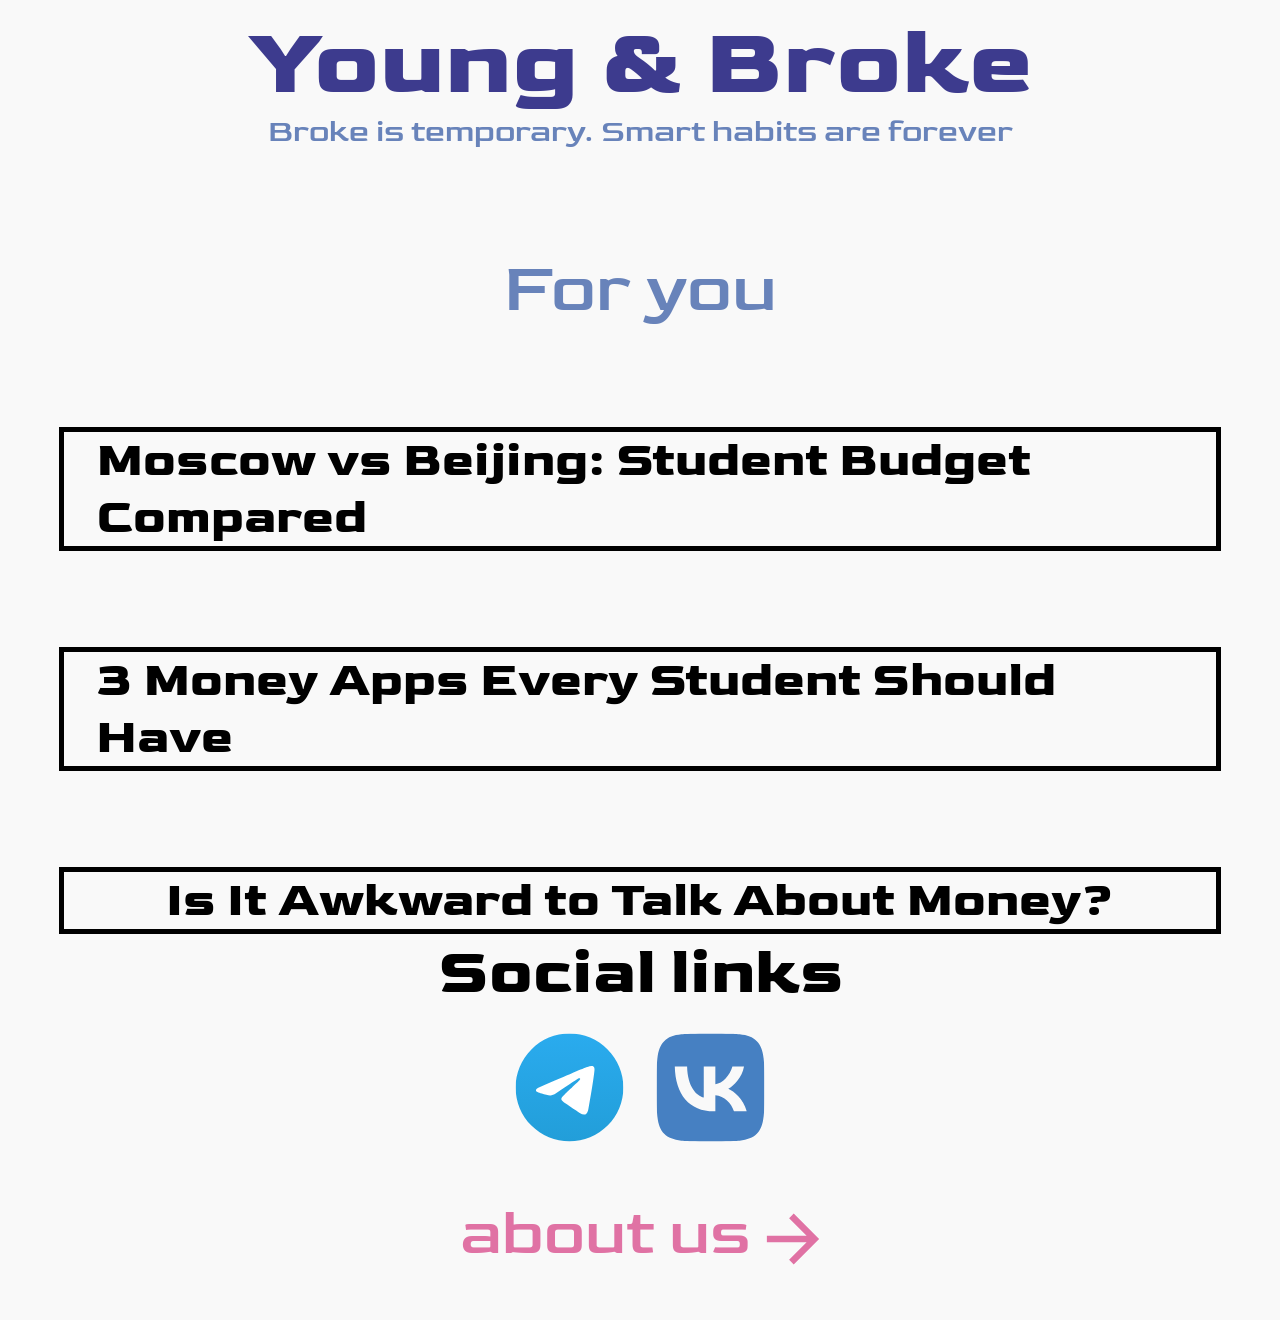
<file: index.html>
<!DOCTYPE html>
<html lang="en">
<head>
    <meta charset="UTF-8">
    <title>Young & Broke</title>
    <link rel="stylesheet" href="style.css">
    <link rel="preconnect" href="https://fonts.googleapis.com">
    <link rel="preconnect" href="https://fonts.gstatic.com" crossorigin>
    <link href="https://fonts.googleapis.com/css2?family=Goldman:wght@400;700&display=swap" rel="stylesheet">
    <script src="./index.js" defer></script>

</head>
<body>
<header>
    <svg id="back-btn" class="back-btn" width="56" height="56" viewBox="0 0 56 56" fill="none" xmlns="http://www.w3.org/2000/svg">
        <path d="M37.7348 25.6667L25.2188 13.1507L28.5182 9.85132L46.6668 28L28.5182 46.1486L25.2188 42.8493L37.7348 30.3333H9.3335V25.6667H37.7348Z" fill="black"/>
    </svg>

    <h1 id="yab" class="">Young & Broke</h1>
</header>
  <div class="first-page">
    <div class="cite" id="cite">
      <p>Broke is temporary. Smart habits are forever</p>
      <p>For you</p>
    </div>


    <div class="block block-1" id="block-1">
      <h1>Moscow vs Beijing: Student Budget Compared</h1>
    </div>
    <div class="block block-2" id="block-2">
      <h1>3 Money Apps Every Student Should Have</h1>
    </div>
    <div class="block block-3" id="block-3">
      <h1>Is It Awkward to Talk About Money?</h1>
    </div>


        <div class="about-us" id="about-us">
            <div class="social-links">
                <h1>Social links</h1>
                <div class="tg-vk">
                    <a href="https://t.me/Hour_25">
                        <svg width="77" height="77" viewBox="0 0 77 77" fill="none" xmlns="http://www.w3.org/2000/svg">
                            <path d="M38.5 0C28.2915 0 18.492 4.05874 11.2793 11.2763C4.05918 18.4967 0.00206606 28.289 0 38.5C0 48.7067 4.06055 58.5062 11.2793 65.7237C18.492 72.9413 28.2915 77 38.5 77C48.7085 77 58.508 72.9413 65.7207 65.7237C72.9395 58.5062 77 48.7067 77 38.5C77 28.2933 72.9395 18.4938 65.7207 11.2763C58.508 4.05874 48.7085 0 38.5 0Z" fill="url(#paint0_linear_25007_33)"/>
                            <path d="M17.4274 38.0934C28.6526 33.2039 36.136 29.9803 39.8778 28.4227C50.5735 23.9753 52.7933 23.2029 54.2431 23.1767C54.5619 23.1716 55.2717 23.2504 55.7349 23.6249C56.1199 23.9407 56.2282 24.3678 56.2824 24.6677C56.3305 24.9673 56.3967 25.6501 56.3425 26.1831C55.765 32.2709 53.2565 47.044 51.9812 53.8627C51.4458 56.7478 50.381 57.7152 49.3524 57.8096C47.1146 58.0153 45.4182 56.3322 43.2525 54.9131C39.8657 52.6915 37.9528 51.3091 34.6622 49.1417C30.8603 46.6368 33.3267 45.2598 35.4924 43.01C36.0578 42.421 45.9114 33.4608 46.0979 32.648C46.122 32.5464 46.146 32.1674 45.9175 31.9677C45.6949 31.7674 45.364 31.8359 45.1234 31.8901C44.7805 31.9671 39.3724 35.5452 28.8812 42.6238C27.3472 43.6789 25.9576 44.1932 24.7064 44.1662C23.3348 44.1367 20.6879 43.3889 18.7208 42.7501C16.3146 41.9662 14.3956 41.5518 14.564 40.2205C14.6482 39.5275 15.6047 38.8183 17.4274 38.0934Z" fill="white"/>
                            <defs>
                                <linearGradient id="paint0_linear_25007_33" x1="38.5" y1="0" x2="38.5" y2="77" gradientUnits="userSpaceOnUse">
                                    <stop stop-color="#2AABEE"/>
                                    <stop offset="1" stop-color="#229ED9"/>
                                </linearGradient>
                            </defs>
                        </svg>
                    </a>
                    <a href="https://vk.ru/headhunter">
                        <svg width="77" height="77" viewBox="0 0 77 77" fill="none" xmlns="http://www.w3.org/2000/svg">
                            <path d="M30.4439 0.009625L32.7827 0H44.2172L46.5593 0.009625L49.4917 0.0417083L50.881 0.0641667L52.222 0.0994583L53.515 0.144375L54.7598 0.195708L55.9597 0.263083L57.1147 0.343292L58.2216 0.439542L59.29 0.545417C64.8725 1.17425 68.7 2.52175 71.5875 5.40925C74.475 8.29675 75.8225 12.1211 76.4514 17.7068L76.5605 18.7752L76.6535 19.8852L76.7337 21.0402L76.7979 22.237L76.8781 24.1235L76.9166 25.4389L76.9583 27.505L76.9872 30.4407L77 33.5848L76.9968 44.214L76.9872 46.5561L76.9551 49.4885L76.9326 50.8777L76.8973 52.2188L76.8524 53.5118L76.8011 54.7566L76.7337 55.9565L76.6535 57.1115L76.5572 58.2184L76.4514 59.2868C75.8225 64.8693 74.475 68.6968 71.5875 71.5843C68.7 74.4718 64.8757 75.8193 59.29 76.4482L58.2216 76.5572L57.1115 76.6503L55.9565 76.7305L54.7598 76.7947L52.8733 76.8749L51.5579 76.9134L49.4917 76.9551L46.5561 76.984L43.412 76.9968L32.7827 76.9936L30.4407 76.984L27.5083 76.9519L26.119 76.9294L24.778 76.8941L23.485 76.8492L22.2402 76.7979L21.0402 76.7305L19.8853 76.6503L18.7784 76.554L17.71 76.4482C12.1275 75.8193 8.29996 74.4718 5.41246 71.5843C2.52496 68.6968 1.17746 64.8725 0.548625 59.2868L0.439542 58.2184L0.3465 57.1083L0.266292 55.9533L0.202125 54.7566L0.121917 52.8701L0.0834167 51.5547L0.0417083 49.4885L0.0128333 46.5529L0 43.4087L0.00320833 32.7795L0.0128333 30.4375L0.0449167 27.505L0.067375 26.1158L0.102667 24.7747L0.147583 23.4818L0.198917 22.237L0.266292 21.037L0.3465 19.882L0.44275 18.7752L0.548625 17.7068C1.17746 12.1243 2.52496 8.29675 5.41246 5.40925C8.29996 2.52175 12.1243 1.17425 17.71 0.545417L18.7784 0.436333L19.8885 0.343292L21.0435 0.263083L22.2402 0.198917L24.1267 0.118708L25.4421 0.0802083L27.5083 0.0385L30.4439 0.009625ZM21.7846 23.4176H12.9938C13.4108 43.4376 23.4208 55.4689 40.9704 55.4689H41.965V44.0151C48.4138 44.6568 53.2904 49.373 55.2475 55.4689H64.3592C61.8567 46.3572 55.2796 41.3201 51.1729 39.3951C55.2796 37.021 61.0546 31.246 62.4342 23.4176H54.1567C52.36 29.7701 47.0342 35.5451 41.965 36.0905V23.4176H33.6875V45.6193C28.5542 44.336 22.0733 38.1118 21.7846 23.4176Z" fill="#4680C2"/>
                        </svg>
                    </a>
                </div>
            </div>
            <a href="./about.html" class="about-us">about us
                <svg width="56" height="56" viewBox="0 0 56 56" fill="none" xmlns="http://www.w3.org/2000/svg">
                    <path d="M37.7348 25.6667L25.2188 13.1507L28.5182 9.85132L46.6668 28L28.5182 46.1486L25.2188 42.8493L37.7348 30.3333H9.3335V25.6667H37.7348Z" fill="#e072a4"/>
                </svg>
            </a>
    </div>
  </div>

    <div class="first-block active" id="first-block">
        <h1 class="main-title">Moscow vs Beijing: Student Budget Compared</h1>
        <i class="author">By Lolita A., Co-Founder of Young & Broke</i>
        <i class="date">Date: 24.04.2026</i>


        <div class="text-block">
            <p class="main-text">So, you’re thinking about studying abroad? Or maybe you’re just curious how your daily struggle for a cheap lunch compares to someone on the other side of the globe. We at Young & Broke decided to put two powerhouse capitals — Moscow and Beijing — head-to-head. Which city is kinder to your wallet?</p>
            <p class="main-text">Spoiler: both are expensive for students, but in very different ways.</p>
            <p class="main-text">Let’s break it down — rent, food, transport, and the fun stuff.</p>
        </div>



        <div class="text-block">
            <h2 class="main-title">1. Accommodation: The Biggest Killer</h2>


            <p class="main-text">This is where your money disappears before you’ve even had breakfast.</p>
            <img class="moscow-gif" src="./img/04a2ea7c3858910a3a9ba1d362d3a356.gif">

            <p class="main-text">Moscow is brutally expensive if you don’t get a dorm room. University dormitories range from 5,000 to 20,000 RUB per month depending on the university and room type. But if you’re unlucky and have to rent privately, brace yourself: a room in a shared flat costs 30,000–50,000 RUB on average. A one-bedroom apartment? Don’t even think about it — that’s easily 60,000 RUB and up.</p>
            <p class="main-text">Beijing is slightly more forgiving, but still tough. University dormitories cost around 800–1,500 CNY per month, which is very affordable. But off-campus, a shared apartment will set you back 2,000–4,000 CNY. That’s roughly the same ballpark as Moscow’s private rentals.</p>

            <div class="footnote">
                <h3 class="footnote-title">Mini Chinese Corner</h3>
                <ul class="footnote-list">
                    <li class="footnote-item">宿舍 (sùshè) — dormitory</li>
                    <li class="footnote-item">合租 (hézū) — shared flat / to share rent</li>
                    <li class="footnote-item">房租 (fángzū) — rent payment</li>
                </ul>
            </div>
            <p class="main-text">Verdict: Dorm life is the way to go in both cities. If you must rent privately, Beijing is slightly cheaper but neither city will be kind to you.</p>

        </div>

        <div class="text-block">
            <h2 class="main-title">2. Food: Canteen vs Kitchen</h2>
            <p class="main-text">Here’s where Beijing pulls ahead significantly.</p>
            <p class="main-text">Moscow food prices have climbed steadily. A student canteen lunch costs around 300–600 RUB. Eating out at a mid-range restaurant? Prepare to spend 1,500–3,000 RUB per person. Monthly grocery shopping runs about 15,000–25,000 RUB if you cook at home. On average, Moscow students spend roughly 46% of their monthly budget on food alone.</p>
            <p class="main-text">Beijing is much more student-friendly. A canteen meal costs as little as 10–25 CNY, and even eating out at local spots is affordable — a decent dinner might cost 40–80 CNY. Monthly food costs range from 1,500–2,500 CNY for most students. According to Numbeo’s Cost of Living Index, Moscow scores 51.87 while Beijing sits much lower at 37.34 — meaning everyday expenses, especially food, are noticeably cheaper in Beijing.</p>
            <div class="footnote">
                <h3 class="footnote-title">Mini Chinese Corner</h3>
                <ul class="footnote-list">
                    <li class="footnote-item">食堂 (shítáng) — canteen / cafeteria</li>
                    <li class="footnote-item">外卖 (wàimài) — food delivery</li>
                    <li class="footnote-item">便宜 (piányi) — cheap / affordable</li>
                </ul>
            </div>
            <p class="main-text">Verdict: Beijing wins here, and it’s not particularly close. Moscow students pay more for both groceries and eating out.</p>
        </div>

        <div class="text-block">
            <h2 class="main-title">3. Transport: Getting Around</h2>
            <p class="main-text">Both cities have fantastic metro systems. Both offer student discounts.</p>
            <p class="main-text">Moscow metro is iconic (seriously, the stations look like museums). A single ride costs around 65 RUB in 2026, but a monthly student pass brings it down to about 1,500–2,500 RUB. Moscow students report spending roughly 19% of their budget on transport.</p>

            <img class="beijing-gif" src="./img/b0a89df293647ac272403144e5846665.gif" alt="">
            
            <p class="main-text">Beijing metro is even cheaper. A typical ride costs 3–6 CNY, and a monthly transport budget of 200–400 CNY is realistic for most students. A single metro ticket can be as low as 4 CNY (about 0.58 USD).</p>
            <div class="footnote">
                <h3 class="footnote-title">Mini Chinese Corner</h3>
                <ul class="footnote-list">
                    <li class="footnote-item">地铁 (dìtiě) — metro / subway</li>
                    <li class="footnote-item">学生卡 (xuéshēng kǎ) — student card (often used for transport discounts)</li>
                    <li class="footnote-item">公交 (gōngjiāo) — public bus</li>
                </ul>
            </div>
            <p class="main-text">Verdict: Beijing metro is objectively cheaper, but both systems are excellent and reliable. Moscow loses points on price but wins on beauty.</p>
        </div>

        <div class="text-block">
            <h2 class="main-title">4. Entertainment & Leisure: The Fun Budget</h2>
            <p class="main-text">This is where things get interesting. Moscow can actually be a bargain if you know where to look.</p>
            <p class="main-text">Moscow offers tons of free or heavily discounted activities for students. Many museums have free entry days for students, and cinemas offer up to 50% off with a student ID. However, when money gets tight, 30% of Moscow students say they cut back on entertainment first. A theater ticket might cost around 14 USD, and a Kremlin entry for two is about 12 USD.</p>
            <p class="main-text">Beijing entertainment is comparable in price. A ticket to the Forbidden City runs about 17 USD for two people, and the Summer Palace costs around 9 USD for two. Bars and nightlife? Beijing can get expensive fast — drinks out average more than in Moscow.</p>
            <p class="main-text">Verdict: Close call, but Moscow edges ahead for student-friendly cultural activities if you use your student ID wisely.</p>
        </div>

        <div class="text-block">
            <h2 class="main-title">The Final Table: Quick Monthly Breakdown</h2>
            <p class="main-text">Note: 1 CNY ≈ 10.5 RUB approximate rate for 2026</p>
        </div>

        <div class="table">
            <div class="headers">
                <h3 class="table-col-title">Expense <br> Category</h3>
                <h3 class="table-col-title">Moscow <br> (RUB)</h3>
                <h3 class="table-col-title">Beijing <br> (CNY)</h3>
                <h3 class="table-col-title">Beijing <br> (≈RUB)</h3>
            </div>
            <div class="bodies">
                <div class="table-row">
                    <p class="row-info">Dormitory</p>
                    <p class="row-info">5,000–20,000</p>
                    <p class="row-info">800–1,500</p>
                    <p class="row-info">8,400–15,750</p>
                </div>
                <div class="table-row">
                    <p class="row-info">Private Room (shared flat)</p>
                    <p class="row-info">30,000–50,000</p>
                    <p class="row-info">2,000–4,000</p>
                    <p class="row-info">21,000–42,000</p>
                </div>
                <div class="table-row">
                    <p class="row-info">Food (monthly)</p>
                    <p class="row-info">15,000–25,000</p>
                    <p class="row-info">1,500–2,500</p>
                    <p class="row-info">15,750–26,250</p>
                </div>
                <div class="table-row">
                    <p class="row-info">Transport (monthly)</p>
                    <p class="row-info">1,500–2,500</p>
                    <p class="row-info">200–400</p>
                    <p class="row-info">2,100–4,200</p>
                </div>
                <div class="table-row">
                    <p class="row-info">Leisure &amp; Misc</p>
                    <p class="row-info">8,000–15,000</p>
                    <p class="row-info">1,000–1,500</p>
                    <p class="row-info">10,500–15,750</p>
                </div>
                <div class="table-row">
                    <p class="row-info"><strong>Total (dorm option)</strong></p>
                    <p class="row-info"><strong>~30,000–62,000</strong></p>
                    <p class="row-info"><strong>~3,500–5,900</strong></p>
                    <p class="row-info"><strong>~36,750–61,950</strong></p>
                </div>
                <div class="table-row">
                    <p class="row-info"><strong>Total (private rent)</strong></p>
                    <p class="row-info"><strong>~54,500–92,500</strong></p>
                    <p class="row-info"><strong>~4,700–8,400</strong></p>
                    <p class="row-info"><strong>~49,350–88,200</strong></p>
                </div>
            </div>
        </div>
        <div class="text-block">
            <p class="main-text">Sources: Moscow data from XDF Russia study cost report 2026, student surveys, and Numbeo; Beijing data from Study-Abroad.org 2026 cost guide and Budget Your Trip.</p>
        </div>

        <div class="text-block">
            <h2 class="main-title">Our Final Take</h2>
            <p class="main-text">Here’s the truth: Beijing offers slightly better value for students, especially on food and day-to-day living. Numbeo’s 2026 data confirms this — Beijing’s Cost of Living Index (37.34) is significantly lower than Moscow’s (51.87). However, Moscow can be surprisingly manageable if you secure a dormitory spot and master the art of student discounts.</p>
            <p class="main-text">Both cities will drain your savings if you rent privately. Both can be reasonably affordable if you stay in dorms and eat at university canteens.</p>
            <p class="main-text">Our advice? Wherever you study, learn to cook basic meals and apply for that dorm early. Your future self will thank you.</p>
        </div>
        <div class="text-block">
            <h2 class="main-title">What’s Your Experience?</h2>
            <p class="main-text">Are you a student in Moscow or Beijing? We want to hear your real numbers! Drop a comment on our VK or Telegram — how much do you actually spend per month? Your story might end up in our next article.</p>
            <p class="main-text">Stay broke. Stay smart. — Young & Broke Team</p>
        </div>

    </div>
    <div class="second-block active" id="second-block">
        <h1 class="main-title">3 Money Apps Every Student Should Have (Russia Edition)</h1>
        <i class="author">By Veronika K., Co-Founder of Young & Broke</i>
        <i class="date">Date: 24.04.2026</i>

        <div class="text-block">
            <p class="main-text">Let's be honest — university life in Russia is expensive. Between rent, groceries, transport, and the occasional night out, tracking where your money disappears can feel like a part-time job. The good news? Your phone can actually help.</p>
            <p class="main-text">We searched for budgeting apps that work smoothly in Russia right now, are student-friendly (read: free or cheap), and don't require a foreign bank account. Here are our top three picks for 2026.</p>
        </div>

        <div class="text-block">
            <h2 class="main-title">1. Monefy — The Minimalist <br> Tracker <img src="./img/unnamedasaa.png" alt=""></h2>
            <p class="main-text">Best for: Students who value speed, privacy, and simplicity.</p>
            <p class="main-text">Why we picked it:</p>
            <p class="main-text">Not everyone wants an app digging through their bank statements. Monefy takes a refreshingly low-tech approach: you manually log every expense by tapping a colorful icon — food, transport, entertainment, whatever. The whole process takes about three seconds and works perfectly with Russian cards.</p>
            <p class="main-text">The home screen is a clean pie chart showing exactly where your money went. There are no menus buried inside menus, no AI assistant asking how you feel about your spending — just raw numbers, clearly displayed. Hi-Tech Mail recently included Monefy in their top finance apps ranking, praising its minimalistic interface and fast widget-based entry .</p>
            <p class="main-text">What makes Monefy particularly great for Russian students: it supports multiple currencies and has a full Russian-language interface — useful if you're comparing costs between Moscow and Beijing or just prefer tracking finances in your native language .</p>
            <p class="main-text">Pricing: The base app is free. A one-time purchase unlocks unlimited categories — no monthly subscription draining your scholarship. For students tired of yet another recurring charge, that's gold.</p>
            <p class="main-text">The catch? Manual entry requires discipline. If you forget to log that shawarma after classes, those rubles vanish from your budget forever.</p>
            <p class="main-text">Available on: iOS, Android</p>
        </div>

        <div class="text-block">
            <h2 class="main-title">2. Zen-Money — The <br> Autopilot <img style="transform: scale(.3) translate(31rem, -31rem)" src="./img/bb4064c04bc62e3424062b974e6cd895(2).png"></h2>
            <p class="main-text">Best for: Students who want everything automated and hate manual input.</p>
            <p class="main-text">Why we picked it:</p>
            <p class="main-text">Zen-Money is the undisputed leader for personal finance in Russia. The app automatically syncs transactions from over 50 Russian banks and payment systems, including Sber, T-Bank, Alfa-Bank, VTB, and YuMoney . Instead of typing every expense by hand, you just watch as the app categorizes your transactions intelligently — coffee shop visits go to "Food," metro rides to "Transport," and so on.</p>
            <p class="main-text">The killer feature in 2026 is the AI-powered spending forecast: the app predicts overspending before it happens and suggests adjustments to your financial plan . For students living on a fixed scholarship amount, that's incredibly useful.</p>
            <p class="main-text">Zen-Money also handles family budget sharing, financial goal setting, and debt tracking. It generates clean reports — daily, weekly, by category — that make your spending patterns painfully obvious (in a good way).</p>
            <p class="main-text">Pricing: The basic version is free and covers the core functionality most students need. Premium features require a subscription, but start with the free tier and upgrade only if you need advanced reports .</p>
            <p class="main-text">The catch? Occasional syncing delays after banks update their APIs — not the app's fault, but it can be annoying. Also, you need to trust the app with access to your bank data, which isn't for everyone.</p>
            <p class="main-text">Available on: iOS, Android, Web</p>
        </div>

        <div class="text-block">
            <h2 class="main-title" style="margin-bottom: 2rem">3. CoinKeeper — The <br> Gamified Budgeter <img style="transform: scale(.23) translate(52rem, -49.64rem)" src="./img/unnamed.png" alt=""></h2>
            <p class="main-text">Best for: Students who find budgeting boring and need motivation.</p>
            <p class="main-text">Why we picked it:</p>
            <p class="main-text">CoinKeeper turns money management into something that actually feels rewarding. Instead of dull spreadsheets, you get colorful circular diagrams and bright icons representing each spending category . Setting limits gives you a clear visual: the icon "drains" as you spend, and turns red when you're over budget — immediate, guilt-inducing feedback that actually works.</p>
            <p class="main-text">The app automatically imports bank statements (supporting major Russian banks), helps you manage subscriptions and recurring payments, and offers a family budget mode with different roles — useful if you're sharing expenses with a roommate or partner .</p>
            <p class="main-text">For students, CoinKeeper's strength is making budget tracking feel less like homework. The gamification element keeps you engaged long after the initial "I should save money" motivation fades.</p>
            <p class="main-text">Pricing: Free basic version available. Premium tiers unlock unlimited categories, extended statistics, and advanced spending limits .</p>
            <p class="main-text">The catch? The playful design isn't for everyone — some users prefer a more "serious" financial look. Also, advanced features sit behind a paywall, which might sting on a tight budget.</p>
            <p class="main-text">Available on: iOS, Android</p>
        </div>

        <div class="text-block">
            <h2 class="main-title">Quick Comparison Table</h2>
        </div>

        <div class="table">
            <div class="headers">
                <h3 class="table-col-title">Feature</h3>
                <h3 class="table-col-title">Monefy</h3>
                <h3 class="table-col-title">(Zen-Money)</h3>
                <h3 class="table-col-title">CoinKeeper</h3>
            </div>
            <div class="bodies">
                <div class="table-row">
                    <p class="row-info">Works in Russia</p>
                    <p class="row-info"><svg width="10" height="10" viewBox="0 0 100 100" fill="none" xmlns="http://www.w3.org/2000/svg">
                        <path d="M39.7917 75L16.0417 51.25L21.9792 45.3125L39.7917 63.125L78.0209 24.8959L83.9584 30.8334L39.7917 75Z" fill="black"/>
                    </svg>
                        Yes, Russian language</p>
                    <p class="row-info"><svg width="10" height="10" viewBox="0 0 100 100" fill="none" xmlns="http://www.w3.org/2000/svg">
                        <path d="M39.7917 75L16.0417 51.25L21.9792 45.3125L39.7917 63.125L78.0209 24.8959L83.9584 30.8334L39.7917 75Z" fill="black"/>
                    </svg>
                        Yes, 50+ Russian banks</p>
                    <p class="row-info"><svg width="10" height="10" viewBox="0 0 100 100" fill="none" xmlns="http://www.w3.org/2000/svg">
                        <path d="M39.7917 75L16.0417 51.25L21.9792 45.3125L39.7917 63.125L78.0209 24.8959L83.9584 30.8334L39.7917 75Z" fill="black"/>
                    </svg>
                        Yes, Russian banks</p>
                </div>
                <div class="table-row">
                    <p class="row-info">Bank sync (auto-import)</p>
                    <p class="row-info"><svg width="10" height="10" viewBox="0 0 100 100" fill="none" xmlns="http://www.w3.org/2000/svg">
                        <path d="M76.4999 82.4167L49.9999 55.875L23.4999 82.4167L17.5833 76.5001L44.1249 50L17.5833 23.5L23.4999 17.5834L49.9999 44.125L76.4999 17.625L82.3749 23.5L55.8749 50L82.3749 76.5001L76.4999 82.4167Z" fill="black"/>
                    </svg>
                        No (manual only)</p>
                    <p class="row-info"><svg width="10" height="10" viewBox="0 0 100 100" fill="none" xmlns="http://www.w3.org/2000/svg">
                        <path d="M39.7917 75L16.0417 51.25L21.9792 45.3125L39.7917 63.125L78.0209 24.8959L83.9584 30.8334L39.7917 75Z" fill="black"/>
                    </svg>
                        Yes</p>
                    <p class="row-info"><svg width="10" height="10" viewBox="0 0 100 100" fill="none" xmlns="http://www.w3.org/2000/svg">
                        <path d="M39.7917 75L16.0417 51.25L21.9792 45.3125L39.7917 63.125L78.0209 24.8959L83.9584 30.8334L39.7917 75Z" fill="black"/>
                    </svg>
                        Yes</p>
                </div>
                <div class="table-row">
                    <p class="row-info">Cost for students</p>
                    <p class="row-info">Free (one-time purchase for pro)</p>
                    <p class="row-info">Free basic tier</p>
                    <p class="row-info">Free basic tier</p>
                </div>
                <div class="table-row">
                    <p class="row-info">Russian language interface</p>
                    <p class="row-info"><svg width="10" height="10" viewBox="0 0 100 100" fill="none" xmlns="http://www.w3.org/2000/svg">
                        <path d="M39.7917 75L16.0417 51.25L21.9792 45.3125L39.7917 63.125L78.0209 24.8959L83.9584 30.8334L39.7917 75Z" fill="black"/>
                    </svg>
                        Yes</p>
                    <p class="row-info"><svg width="10" height="10" viewBox="0 0 100 100" fill="none" xmlns="http://www.w3.org/2000/svg">
                        <path d="M39.7917 75L16.0417 51.25L21.9792 45.3125L39.7917 63.125L78.0209 24.8959L83.9584 30.8334L39.7917 75Z" fill="black"/>
                    </svg>
                        Yes</p>
                    <p class="row-info"><svg width="10" height="10" viewBox="0 0 100 100" fill="none" xmlns="http://www.w3.org/2000/svg">
                        <path d="M39.7917 75L16.0417 51.25L21.9792 45.3125L39.7917 63.125L78.0209 24.8959L83.9584 30.8334L39.7917 75Z" fill="black"/>
                    </svg>
                        Yes</p>
                </div>
                <div class="table-row">
                    <p class="row-info">Best for</p>
                    <p class="row-info">Privacy &amp; speed</p>
                    <p class="row-info">Full automation</p>
                    <p class="row-info">Motivation &amp; habits</p>
                </div>
            </div>
        </div>
        <div class="text-block">
            <h2 class="main-title">Our Honest Recommendation for Russian Students</h2>
            <p class="main-text">Download Monefy if you're privacy-conscious or want something that works in five seconds flat. No bank access needed, and the one-time payment model is perfect for students.</p>
            <p class="main-text">Download Zen-Money if you want the most powerful, Russia-focused auto-tracker. The AI forecasting and wide bank support make it genuinely useful for long-term financial awareness.</p>
            <p class="main-text">Download CoinKeeper if you've tried budgeting before and got bored. The gamification might just keep you hooked long enough to build real habits.</p>
            <p class="main-text">Or honestly? Try all three — Monefy, Zen-Money, and CoinKeeper all offer free versions. Spend a few days with each and see which interface you actually open without being reminded. The best money app is the one you'll use every day .</p>
        </div>
        <div class="text-block">
            <h2 class="main-title">What's on Your Phone?</h2>
            <p class="main-text">We shared our picks. Now we want yours! Drop a comment on our VK or Telegram — what money app do you actually use in Russia? Any hidden gems we missed? Your recommendation might appear in a follow-up article.</p>
            <p class="main-text">Stay broke. Stay smart. — Young & Broke Team</p>
        </div>


    </div>
    <div class="third-block active" id="third-block">
        <h1 class="main-title">Is It Awkward to Talk About Money?</h1>
        <i class="author">By Lolita A. & Veronika K., Co-Founders of Young & Broke</i>
        <i class="date">Date: 24.04.2026</i>

        <div class="text-block">
            <p class="main-text"><strong>Lolita:</strong> Hello everyone! Today we want to discuss an interesting question: Is it awkward to talk about money? We are students of the Faculty of Foreign Languages at MPGU, and money is something that affects students a lot — from daily expenses to future career plans. I’m Lolita.</p>
            <p class="main-text"><strong>Veronika:</strong> And I’m Veronika. Today we are interviewing our classmate Vera to hear her opinion on this topic.</p>
            <p class="main-text"><strong>Vera:</strong> Hello! I’m happy to be here and share my thoughts.</p>
            <p class="main-text"><strong>Lolita:</strong> So, Vera, let’s start with a simple question: Do you think talking about money is awkward?</p>
            <p class="main-text"><strong>Vera:</strong> I think it depends on the situation. In some cases, talking about money is completely normal — for example, discussing prices, budgeting, or salary expectations. But in personal conversations, especially about how much someone earns or spends, it can feel uncomfortable.</p>
            <p class="main-text"><strong>Veronika:</strong> Why do you think people feel uncomfortable?</p>
            <p class="main-text"><strong>Vera:</strong> Probably because money is connected with personal success, social status, and sometimes even self-esteem. People may be afraid of judgment — either because they have too little money or because they have more than others.</p>
            <p class="main-text"><strong>Lolita:</strong> As students, we often have limited budgets. Do students talk openly about money?</p>
            <p class="main-text"><strong>Vera:</strong> Actually, yes — but mostly in a casual way. For example, we discuss food prices, transportation, discounts, or how expensive textbooks are. Sometimes we talk about part-time jobs too.</p>
            <p class="main-text"><strong>Veronika:</strong> Do you think students compare themselves financially?</p>
            <p class="main-text"><strong>Vera:</strong> Sometimes. For example, when one student can travel often, buy expensive clothes, or go out regularly, others may compare their own situation. But usually people don’t speak about it directly.</p>
            <p class="main-text"><strong>Lolita:</strong> Do you personally find it easy to discuss money with friends?</p>
            <p class="main-text"><strong>Vera:</strong> With close friends — yes. I can talk about saving money, spending habits, or financial worries. But with people I don’t know well, I prefer not to discuss personal finances.</p>
            <p class="main-text"><strong>Veronika:</strong> What about family? Is it easier to talk about money with family members?</p>
            <p class="main-text"><strong>Vera:</strong> Usually yes, because family often discusses practical things — bills, shopping, education, and future plans. But even in families, money can become a sensitive topic if there are financial problems.</p>
            <p class="main-text"><strong>Lolita:</strong> Do you think culture influences how people talk about money?</p>
            <p class="main-text"><strong>Vera:</strong> Definitely. In some cultures, discussing salary and finances openly is normal. In others, it’s considered rude or too personal. I think in Russia people are often careful about these conversations.</p>
            <p class="main-text"><strong>Veronika:</strong> As students of foreign languages, we will soon start our professional careers. Do you think it’s important to talk openly about salary?</p>
            <p class="main-text"><strong>Vera:</strong> Yes, I do. Salary discussions are important because they help people understand their value in the job market. If no one talks about money, it’s easier for employers to underpay workers.</p>
            <p class="main-text"><strong>Lolita:</strong> Would you feel comfortable negotiating your salary in the future?</p>
            <p class="main-text"><strong>Vera:</strong> At first, maybe I’d feel nervous. But I understand that it’s a professional conversation, not something embarrassing. I think it’s an important skill to learn.</p>
            <p class="main-text"><strong>Veronika:</strong> That’s a very interesting point. Maybe money feels awkward to discuss only because society teaches us to treat it as a taboo subject.</p>
            <p class="main-text"><strong>Lolita:</strong> Yes, and open conversations about money can actually help people make better decisions and feel less stressed.</p>
            <p class="main-text"><strong>Vera:</strong> I agree. Talking about money respectfully and honestly can be useful, not awkward.</p>
            <p class="main-text"><strong>Lolita:</strong> Thank you, Vera, for sharing your opinion.</p>
            <p class="main-text"><strong>Veronika:</strong> And thank you for listening!</p>
            <p class="main-text"><strong>All together:</strong> Goodbye!</p>
        </div>
    </div>




</body>
</html>
</file>
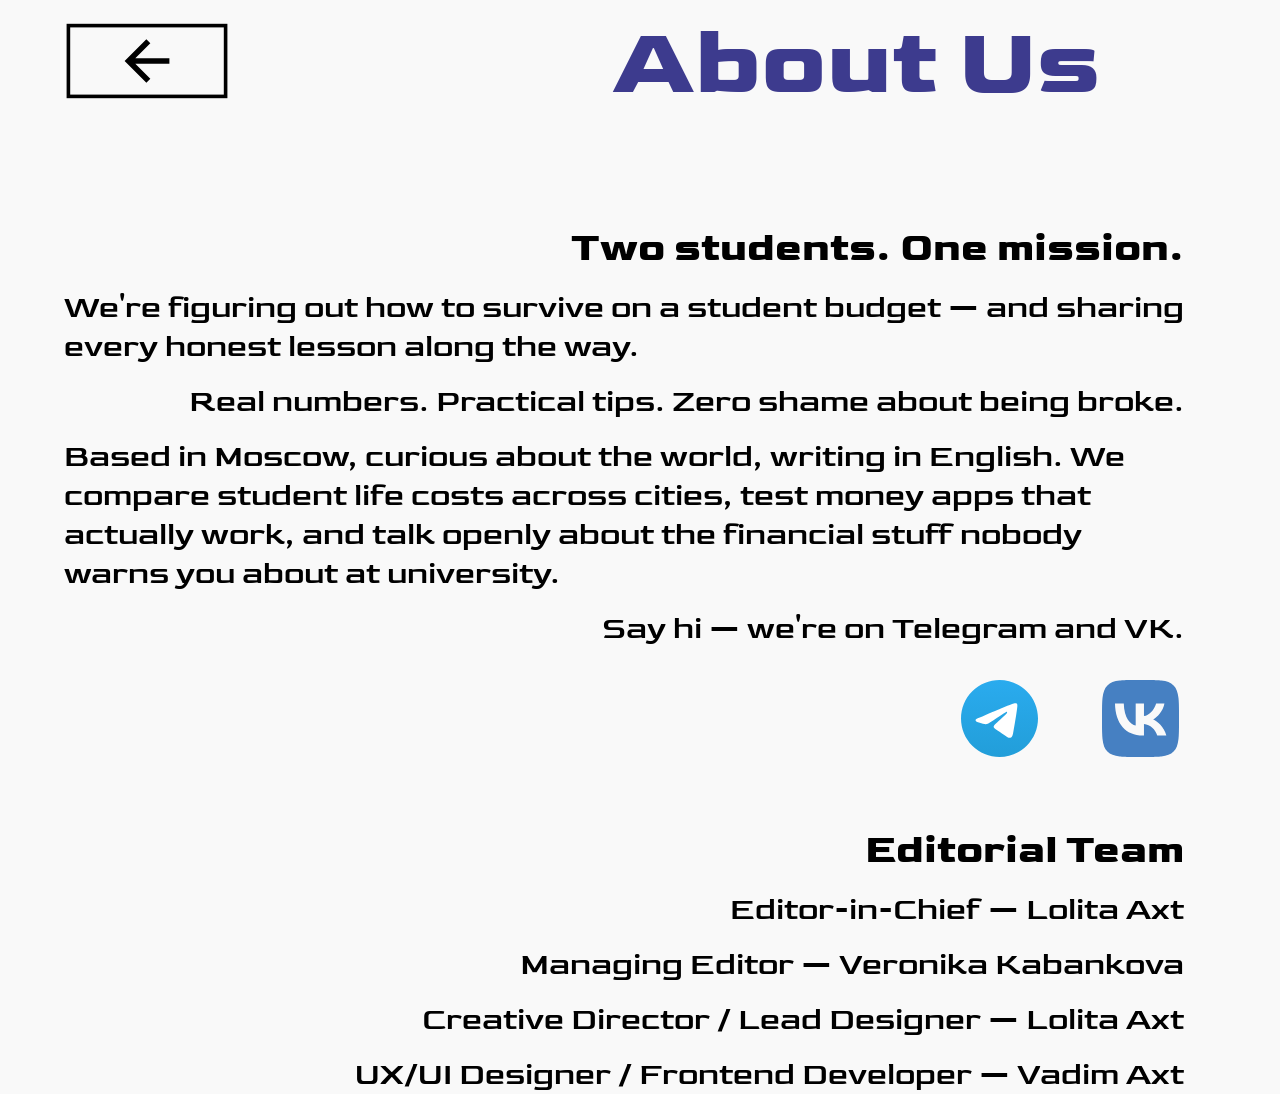
<file: about.html>
<!DOCTYPE html>
<html lang="en">
<head>
    <meta charset="UTF-8">
    <title>About Us</title>
    <link rel="stylesheet" href="style.css">
    <link rel="stylesheet" href="about.css">
    <link rel="preconnect" href="https://fonts.googleapis.com">
    <link rel="preconnect" href="https://fonts.gstatic.com" crossorigin>
    <link href="https://fonts.googleapis.com/css2?family=Goldman:wght@400;700&display=swap" rel="stylesheet">
    <script src="./index.js" defer></script>
</head>
<body>
  <header>
      <header>
          <a href="./index.html">
              <svg id="back-btn" class="back-btn" width="56" height="56" viewBox="0 0 56 56" fill="none" xmlns="http://www.w3.org/2000/svg">
                  <path d="M37.7348 25.6667L25.2188 13.1507L28.5182 9.85132L46.6668 28L28.5182 46.1486L25.2188 42.8493L37.7348 30.3333H9.3335V25.6667H37.7348Z" fill="black"/>
              </svg>
          </a>

          <h1 id="yab" class="">About Us</h1>
      </header>
      <div class="text-block">
          <h2 class="main-title">Two students. One mission.</h2>
          <p class="main-text">We're figuring out how to survive on a student budget — and sharing every honest lesson along the way.</p>
          <p class="main-text">Real numbers. Practical tips. Zero shame about being broke.</p>
          <p class="main-text">Based in Moscow, curious about the world, writing in English. We compare student life costs across cities, test money apps that actually work, and talk openly about the financial stuff nobody warns you about at university.</p>
          <p class="main-text">Say hi — we're on Telegram and VK.</p>
      </div>
      <div class="about-us" id="about-us">
          <div class="social-links">
              <div class="tg-vk">
                  <a href="https://t.me/Hour_25">
                      <svg width="77" height="77" viewBox="0 0 77 77" fill="none" xmlns="http://www.w3.org/2000/svg">
                          <path d="M38.5 0C28.2915 0 18.492 4.05874 11.2793 11.2763C4.05918 18.4967 0.00206606 28.289 0 38.5C0 48.7067 4.06055 58.5062 11.2793 65.7237C18.492 72.9413 28.2915 77 38.5 77C48.7085 77 58.508 72.9413 65.7207 65.7237C72.9395 58.5062 77 48.7067 77 38.5C77 28.2933 72.9395 18.4938 65.7207 11.2763C58.508 4.05874 48.7085 0 38.5 0Z" fill="url(#paint0_linear_25007_33)"/>
                          <path d="M17.4274 38.0934C28.6526 33.2039 36.136 29.9803 39.8778 28.4227C50.5735 23.9753 52.7933 23.2029 54.2431 23.1767C54.5619 23.1716 55.2717 23.2504 55.7349 23.6249C56.1199 23.9407 56.2282 24.3678 56.2824 24.6677C56.3305 24.9673 56.3967 25.6501 56.3425 26.1831C55.765 32.2709 53.2565 47.044 51.9812 53.8627C51.4458 56.7478 50.381 57.7152 49.3524 57.8096C47.1146 58.0153 45.4182 56.3322 43.2525 54.9131C39.8657 52.6915 37.9528 51.3091 34.6622 49.1417C30.8603 46.6368 33.3267 45.2598 35.4924 43.01C36.0578 42.421 45.9114 33.4608 46.0979 32.648C46.122 32.5464 46.146 32.1674 45.9175 31.9677C45.6949 31.7674 45.364 31.8359 45.1234 31.8901C44.7805 31.9671 39.3724 35.5452 28.8812 42.6238C27.3472 43.6789 25.9576 44.1932 24.7064 44.1662C23.3348 44.1367 20.6879 43.3889 18.7208 42.7501C16.3146 41.9662 14.3956 41.5518 14.564 40.2205C14.6482 39.5275 15.6047 38.8183 17.4274 38.0934Z" fill="white"/>
                          <defs>
                              <linearGradient id="paint0_linear_25007_33" x1="38.5" y1="0" x2="38.5" y2="77" gradientUnits="userSpaceOnUse">
                                  <stop stop-color="#2AABEE"/>
                                  <stop offset="1" stop-color="#229ED9"/>
                              </linearGradient>
                          </defs>
                      </svg>
                  </a>
                  <a href="https://vk.ru/headhunter">
                      <svg width="77" height="77" viewBox="0 0 77 77" fill="none" xmlns="http://www.w3.org/2000/svg">
                          <path d="M30.4439 0.009625L32.7827 0H44.2172L46.5593 0.009625L49.4917 0.0417083L50.881 0.0641667L52.222 0.0994583L53.515 0.144375L54.7598 0.195708L55.9597 0.263083L57.1147 0.343292L58.2216 0.439542L59.29 0.545417C64.8725 1.17425 68.7 2.52175 71.5875 5.40925C74.475 8.29675 75.8225 12.1211 76.4514 17.7068L76.5605 18.7752L76.6535 19.8852L76.7337 21.0402L76.7979 22.237L76.8781 24.1235L76.9166 25.4389L76.9583 27.505L76.9872 30.4407L77 33.5848L76.9968 44.214L76.9872 46.5561L76.9551 49.4885L76.9326 50.8777L76.8973 52.2188L76.8524 53.5118L76.8011 54.7566L76.7337 55.9565L76.6535 57.1115L76.5572 58.2184L76.4514 59.2868C75.8225 64.8693 74.475 68.6968 71.5875 71.5843C68.7 74.4718 64.8757 75.8193 59.29 76.4482L58.2216 76.5572L57.1115 76.6503L55.9565 76.7305L54.7598 76.7947L52.8733 76.8749L51.5579 76.9134L49.4917 76.9551L46.5561 76.984L43.412 76.9968L32.7827 76.9936L30.4407 76.984L27.5083 76.9519L26.119 76.9294L24.778 76.8941L23.485 76.8492L22.2402 76.7979L21.0402 76.7305L19.8853 76.6503L18.7784 76.554L17.71 76.4482C12.1275 75.8193 8.29996 74.4718 5.41246 71.5843C2.52496 68.6968 1.17746 64.8725 0.548625 59.2868L0.439542 58.2184L0.3465 57.1083L0.266292 55.9533L0.202125 54.7566L0.121917 52.8701L0.0834167 51.5547L0.0417083 49.4885L0.0128333 46.5529L0 43.4087L0.00320833 32.7795L0.0128333 30.4375L0.0449167 27.505L0.067375 26.1158L0.102667 24.7747L0.147583 23.4818L0.198917 22.237L0.266292 21.037L0.3465 19.882L0.44275 18.7752L0.548625 17.7068C1.17746 12.1243 2.52496 8.29675 5.41246 5.40925C8.29996 2.52175 12.1243 1.17425 17.71 0.545417L18.7784 0.436333L19.8885 0.343292L21.0435 0.263083L22.2402 0.198917L24.1267 0.118708L25.4421 0.0802083L27.5083 0.0385L30.4439 0.009625ZM21.7846 23.4176H12.9938C13.4108 43.4376 23.4208 55.4689 40.9704 55.4689H41.965V44.0151C48.4138 44.6568 53.2904 49.373 55.2475 55.4689H64.3592C61.8567 46.3572 55.2796 41.3201 51.1729 39.3951C55.2796 37.021 61.0546 31.246 62.4342 23.4176H54.1567C52.36 29.7701 47.0342 35.5451 41.965 36.0905V23.4176H33.6875V45.6193C28.5542 44.336 22.0733 38.1118 21.7846 23.4176Z" fill="#4680C2"/>
                      </svg>
                  </a>
              </div>
          </div>
      </div>

      <div class="text-block" style="margin-top: 4rem">
          <h2 class="main-title" style="text-align: end">Editorial Team</h2>
          <p class="main-text" style="text-align: end">Editor-in-Chief — Lolita Axt</p>
          <p class="main-text" style="text-align: end">Managing Editor — Veronika Kabankova</p>
          <p class="main-text" style="text-align: end">Creative Director / Lead Designer — Lolita Axt</p>
          <p class="main-text" style="text-align: end">UX/UI Designer / Frontend Developer — Vadim Axt</p>
      </div>
  </header>
</body>
</html>
</file>
<file: style.css>
@import "colors.css";

body, html, h1, h2, h3, h4, h5, h6, p, blockquote, pre {
    margin: 0;
    padding: 0;
    box-sizing: border-box;
    font-family: "Goldman", sans-serif;
    font-style: normal;
}
body {
    width: 100vw;
    height: 100vh;
    background: var(--background);
    position: relative;
    display: flex;
    flex-direction: column;
    align-items: center;
    justify-content: center;
}
@keyframes wave {
    from {
        transform: scale(1)
    }
    to {
        transform: scale(1.05)
    }
}

header {
    width: 90%;
    position: absolute;
    top: 0;

    .back-btn{
        display: none;
    }

    .back-btn.active {
        transform: rotate(180deg) scale(1.2);
        display: block;
        position: absolute;
        top: 1.9rem;
        left: 1rem;
        width: 8rem;
        border: 3px solid black;
        transition: .1s;
    }

    h1 {
        text-align: center;
        margin-top: .4rem;
        font-size: 6rem;
        color: var(--text-color);
        transition: .1s ease;

        &.active {
            margin-top: 1rem;
            font-size: 4.3rem;
            text-align: end;
            margin-right: 4rem;
        }
    }
}

.first-page {
    z-index: 20;
    position: absolute;
    top: 0;
    left: 0;
    height: 100%;
    display: flex;
    flex-direction: column;
    align-items: center;
    justify-content: start;
    .cite {
        width: 80%;
        margin-top: 7rem;
        text-align: center;

        &.active {
            display: none;
        }

        p {
            font-size: 2rem;
            color: var(--blue-acent);
        }
        p:nth-child(2) {
            margin-top: 6rem;
            font-size: 4.35rem;
            color: var(--blue-acent);
            opacity: 1;
        }
    }

    .block {
        width: 90%;

        margin-top: 2rem;
        height: 200px;
        border: 5px solid black;
        display: flex;
        flex-direction: column;
        align-items: center;
        justify-content: center;


        h1 {
            padding-inline: 2rem;
            font-size: 3rem;
        }
    }
    .block:not(:first-child) {
        margin-top: 6rem
    }
    .block-1.active {
        display: none;
    }
    .block-2.active {
        display: none;
    }
    .block-3.active {
        display: none;
    }
    .block-1 {
        animation: wave .4s ease-in-out;
        animation-iteration-count: 2;
        animation-direction: alternate;
    }
    .block-2 {
        animation: wave .6s ease-in-out;
        animation-iteration-count: 2;
        animation-direction: alternate;
    }
    .block-3 {
        animation: wave .8s ease-in-out;
        animation-iteration-count: 2;
        animation-direction: alternate;
    }

    .about-us {

        margin-top: auto;
        margin-bottom: 3rem;
        display: flex;
        flex-direction: column;
        align-items: center;
        justify-content: center;

        &.active {
            display: none;
        }

        .social-links {
            margin-bottom: 4rem;
            text-align: center;
            font-size: 2rem;

            .tg-vk {
                margin-top: 1.5rem;
                display: flex;
                justify-content: center;
                align-items: center;
                gap: 4rem;
            }
        }

        a {
            font-size: 4rem;
            color: var(--pink-acent);
            text-decoration: none;
            display: inline-block;

            svg {
                transform: translateY(10px);
                scale: 1.4;
            }
        }
    }

}

.first-block {
    &.active {
        display: none;
    }
    z-index: 10;
    position: absolute;
    top: 0;
    left: 0;
    padding-bottom: 4rem;
    margin-top: 10rem;
    .main-title {
        margin-left: 3rem;
        font-size: 3rem;
    }
    .author, .date {
        display: block;
        margin-top: 1rem;
        text-align: start;
        margin-left: 3rem;
        margin-right: 1rem;
        font-size: 2rem;
    }

}

.moscow-gif, .beijing-gif {
    top: 1rem;
    margin-top: 2rem;
    margin-left: 3rem;
    width: 90%;
    opacity: .9;
}
.beijing-gif {
    opacity: .8;
}
.text-block {
    margin-top: 5rem;
    margin-right: 1rem;

    .main-title {
        font-size: 2.5rem;
        margin-right: 1rem;
        position: relative;

        img {
            position: absolute;
            top: 0;
            right: 0;
        }
    }
    .main-text {
        margin-top: 1rem;
        margin-left: 3rem;
        font-size: 2rem;
        margin-right: 1rem;
    }
    .footnote {
        margin-top: 2rem;
        margin-left: 3rem;
        padding: 3rem 4rem;
        margin-right: 1rem;
        background: rgba(176, 226, 152, 0.32);


        .footnote-title {
            font-size: 2rem;
            text-align: center;
        }
        .footnote-list {

            .footnote-item {
                font-size: 2rem;
                list-style: none;
                text-align: center;
            }
        }
    }
}

.table {
    display: flex;
    flex-direction: column;
    align-items: center;
    justify-content: center;
    margin-left: 3rem;
    margin-top: 3rem;
    margin-right: 2rem;
    text-align: center;
    background: black;
    padding: 2px;


    .headers {
        display: flex;
        flex-direction: row;
        align-items: center;
        justify-content: center;
        width: 100%;
        gap: 2px;

        .table-col-title {
            font-size: 1.9rem;
            margin-bottom: 2px;
            width: 25%;
            font-weight: 500;
            height: 6rem;
            background: var(--background);
        }
    }
    .bodies {
        display: flex;
        flex-direction: column;
        align-items: center;
        justify-content: center;
        gap: 2px;
        width: 100%;

        .table-row {
            width: 100%;
            display: flex;
            flex-direction: row;
            align-items: center;
            justify-content: center;
            gap: 2px;

            .row-info {
                font-size: 1.4rem;
                padding: 0.5rem 1rem;
                width: 25%;
                height: 4rem;
                background: var(--background);
                color: black;
                z-index: 50;

                svg {
                    transform: scale(3.1) translateX(-.2rem);
                    display: inline-block;
                }
            }
        }
    }

}

.second-block {
    &.active {
        display: none;
    }
    z-index: 10;
    position: absolute;
    top: 0;
    left: 0;
    padding-bottom: 4rem;
    margin-top: 10rem;
    .main-title {
        margin-left: 3rem;
        font-size: 3rem;
    }
    .author, .date {
        display: block;
        margin-top: 1rem;
        text-align: start;
        margin-left: 3rem;
        margin-right: 1rem;
        font-size: 2rem;
    }

}

.third-block {
    &.active {
        display: none;
    }
    z-index: 10;
    position: absolute;
    top: 0;
    left: 0;
    padding-bottom: 4rem;
    margin-top: 10rem;
    .main-title {
        margin-left: 3rem;
        font-size: 3rem;
    }
    .author, .date {
        display: block;
        margin-top: 1rem;
        text-align: start;
        margin-left: 3rem;
        margin-right: 1rem;
        font-size: 2rem;
    }
}
</file>
<file: about.css>
header {
    a {
        .back-btn {
            transform: rotate(180deg) scale(1.2);
            display: block;
            position: absolute;
            top: 1.9rem;
            left: 1rem;
            width: 8rem;
            border: 3px solid black;
            transition: .1s;
        }
    }
    h1 {
        text-align: end;
    }
}



.text-block {
    margin-top: 14rem;

    .main-title {
        text-align: right;
    }

    .main-text {
        margin-left: 0;
    }
    .main-text:nth-child(2n - 3) {
        text-align: right;
    }
}

.social-links {
    display: flex;
    align-items: center;
    justify-content: end;
    margin-top: 2rem;
    margin-right: 2.3rem;

    .tg-vk {
        display: flex;
        align-items: center;
        justify-content: center;
        gap: 4rem;
    }
}
</file>
